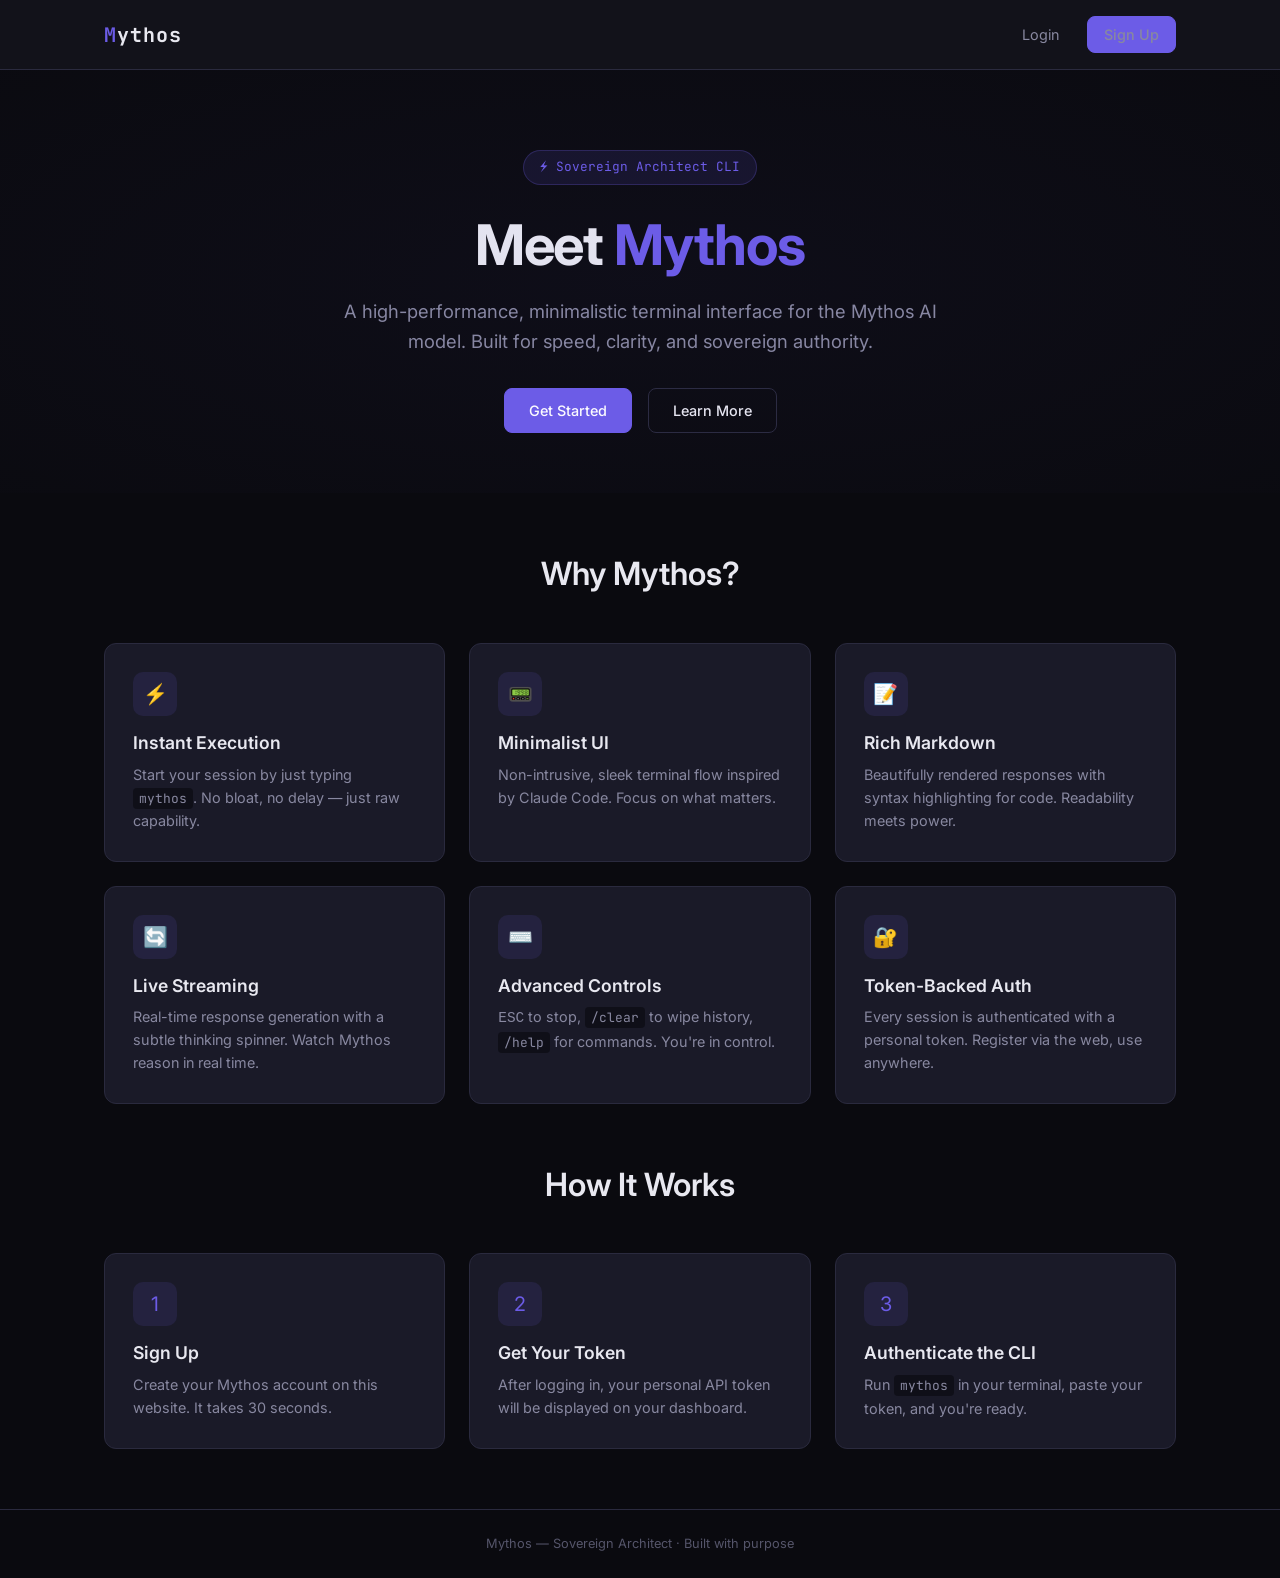
<file: docs/index.html>
<!DOCTYPE html>
<html lang="en">
<head>
  <meta charset="UTF-8" />
  <meta name="viewport" content="width=device-width, initial-scale=1.0" />
  <title>Mythos — Sovereign Architect</title>
  <link rel="icon" type="image/svg+xml" href="data:image/svg+xml,<svg xmlns='http://www.w3.org/2000/svg' viewBox='0 0 32 32'><text y='28' font-size='28'>🏛️</text></svg>" />
  <link rel="preconnect" href="https://fonts.googleapis.com" />
  <link rel="preconnect" href="https://fonts.gstatic.com" crossorigin />
  <link href="https://fonts.googleapis.com/css2?family=Inter:wght@400;500;600;700&family=JetBrains+Mono:wght@500;700&display=swap" rel="stylesheet" />
  <link rel="stylesheet" href="css/style.css" />
</head>
<body data-page="home">

  <!-- Navbar -->
  <nav class="navbar">
    <div class="container">
      <a href="index.html" class="navbar-brand"><span>M</span>ythos</a>
      <div class="navbar-links" id="nav-right">
        <a href="login.html">Login</a>
        <a href="signup.html" class="btn btn-primary btn-sm">Sign Up</a>
      </div>
    </div>
  </nav>

  <!-- Hero -->
  <section class="hero">
    <div class="container">
      <div class="hero-badge">⚡ Sovereign Architect CLI</div>
      <h1>Meet <span>Mythos</span></h1>
      <p>
        A high-performance, minimalistic terminal interface for the Mythos AI model.
        Built for speed, clarity, and sovereign authority.
      </p>
      <div class="hero-actions" id="hero-cta">
        <a href="signup.html" class="btn btn-primary">Get Started</a>
        <a href="#features" class="btn btn-secondary">Learn More</a>
      </div>
    </div>
  </section>

  <!-- Features -->
  <section class="features" id="features">
    <div class="container">
      <h2>Why Mythos?</h2>
      <div class="features-grid">

        <div class="feature-card">
          <div class="feature-icon">⚡</div>
          <h3>Instant Execution</h3>
          <p>Start your session by just typing <code>mythos</code>. No bloat, no delay — just raw capability.</p>
        </div>

        <div class="feature-card">
          <div class="feature-icon">📟</div>
          <h3>Minimalist UI</h3>
          <p>Non-intrusive, sleek terminal flow inspired by Claude Code. Focus on what matters.</p>
        </div>

        <div class="feature-card">
          <div class="feature-icon">📝</div>
          <h3>Rich Markdown</h3>
          <p>Beautifully rendered responses with syntax highlighting for code. Readability meets power.</p>
        </div>

        <div class="feature-card">
          <div class="feature-icon">🔄</div>
          <h3>Live Streaming</h3>
          <p>Real-time response generation with a subtle thinking spinner. Watch Mythos reason in real time.</p>
        </div>

        <div class="feature-card">
          <div class="feature-icon">⌨️</div>
          <h3>Advanced Controls</h3>
          <p><kbd>ESC</kbd> to stop, <code>/clear</code> to wipe history, <code>/help</code> for commands. You're in control.</p>
        </div>

        <div class="feature-card">
          <div class="feature-icon">🔐</div>
          <h3>Token-Backed Auth</h3>
          <p>Every session is authenticated with a personal token. Register via the web, use anywhere.</p>
        </div>

      </div>
    </div>
  </section>

  <!-- How It Works -->
  <section class="features" style="padding-top: 0;">
    <div class="container">
      <h2>How It Works</h2>
      <div class="features-grid">
        <div class="feature-card">
          <div class="feature-icon">1</div>
          <h3>Sign Up</h3>
          <p>Create your Mythos account on this website. It takes 30 seconds.</p>
        </div>
        <div class="feature-card">
          <div class="feature-icon">2</div>
          <h3>Get Your Token</h3>
          <p>After logging in, your personal API token will be displayed on your dashboard.</p>
        </div>
        <div class="feature-card">
          <div class="feature-icon">3</div>
          <h3>Authenticate the CLI</h3>
          <p>Run <code>mythos</code> in your terminal, paste your token, and you're ready.</p>
        </div>
      </div>
    </div>
  </section>

  <!-- Footer -->
  <footer class="footer">
    <div class="container">
      <p>Mythos — Sovereign Architect &middot; Built with purpose</p>
    </div>
  </footer>

  <script src="js/auth.js"></script>
</body>
</html>
</file>
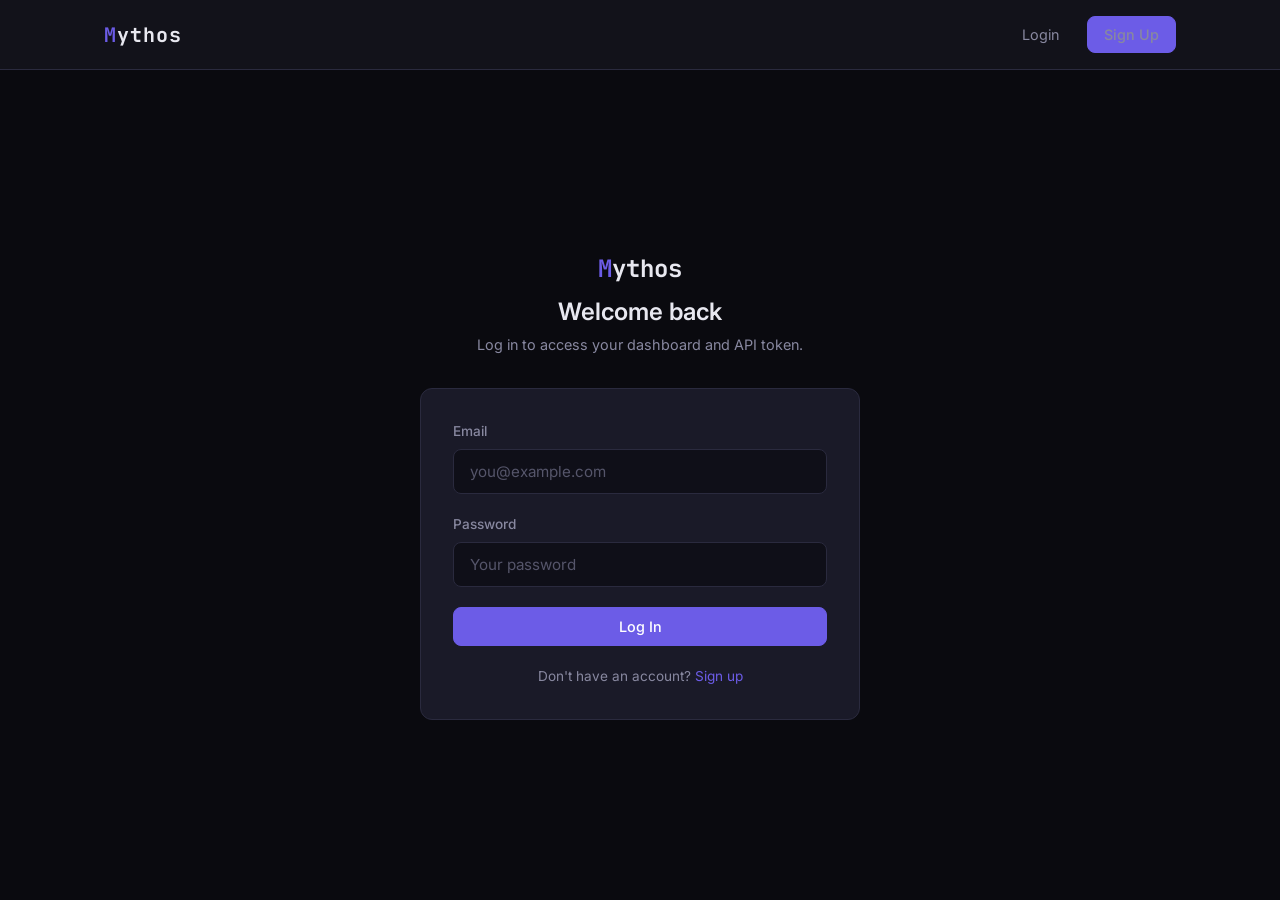
<file: docs/dashboard.html>
<!DOCTYPE html>
<html lang="en">
<head>
  <meta charset="UTF-8" />
  <meta name="viewport" content="width=device-width, initial-scale=1.0" />
  <title>Dashboard — Mythos</title>
  <link rel="icon" type="image/svg+xml" href="data:image/svg+xml,<svg xmlns='http://www.w3.org/2000/svg' viewBox='0 0 32 32'><text y='28' font-size='28'>🏛️</text></svg>" />
  <link rel="preconnect" href="https://fonts.googleapis.com" />
  <link rel="preconnect" href="https://fonts.gstatic.com" crossorigin />
  <link href="https://fonts.googleapis.com/css2?family=Inter:wght@400;500;600;700&family=JetBrains+Mono:wght@500;700&display=swap" rel="stylesheet" />
  <link rel="stylesheet" href="css/style.css" />
</head>
<body data-page="dashboard">

  <!-- Navbar -->
  <nav class="navbar">
    <div class="container">
      <a href="index.html" class="navbar-brand"><span>M</span>ythos</a>
      <div class="navbar-links" id="nav-right">
        <a href="dashboard.html">Dashboard</a>
        <a href="#" id="nav-logout" style="color: var(--text-muted);">Logout</a>
      </div>
    </div>
  </nav>

  <!-- Dashboard -->
  <div class="dashboard-page">
    <div class="container">

      <div class="dashboard-header">
        <div>
          <h1>Welcome, <span id="dashboard-name">—</span></h1>
          <p style="color: var(--text-secondary); font-size: 0.9rem;">
            <span id="dashboard-role">User</span>
            &middot;
            <span id="dashboard-email">—</span>
          </p>
        </div>
        <a href="#" id="dashboard-logout" class="btn btn-ghost btn-sm">Logout</a>
      </div>

      <div class="dashboard-grid">
        <!-- API Token -->
        <div class="card">
          <h3 style="margin-bottom: 4px;">🔑 Your API Token</h3>
          <p style="color: var(--text-secondary); font-size: 0.85rem; margin-bottom: 8px;">
            Use this token <strong>together with your email</strong> to authenticate the Mythos CLI.
          </p>
          <div class="token-display">
            <span class="token-value" id="dashboard-token">—</span>
            <button class="copy-btn" id="token-copy">Copy</button>
          </div>
        </div>

        <!-- CLI Setup Instructions -->
        <div class="card">
          <h3 style="margin-bottom: 4px;">🚀 CLI Setup</h3>
          <p style="color: var(--text-secondary); font-size: 0.85rem; margin-bottom: 12px;">
            Follow these steps to authenticate and start using Mythos.
          </p>
          <div class="setup-steps">
            <div class="setup-step">
              <span class="step-num">1</span>
              <span class="step-text">
                Install <a href="https://ollama.com/" target="_blank">Ollama</a> and
                <a href="https://www.python.org/downloads/" target="_blank">Python 3.10+</a>
              </span>
            </div>
            <div class="setup-step">
              <span class="step-num">2</span>
              <span class="step-text">
                Clone the repo:
                <br /><code>git clone https://github.com/samkomedved319-dev/Mythos.git</code>
                <br /><code>cd Mythos</code>
              </span>
            </div>
            <div class="setup-step">
              <span class="step-num">3</span>
              <span class="step-text">
                Install dependencies &amp; build model:
                <br /><code>pip install -r requirements.txt</code>
                <br /><code>ollama create mythos -f Modelfile</code>
              </span>
            </div>
            <div class="setup-step">
              <span class="step-num">4</span>
              <span class="step-text">
                Start Mythos in your terminal:
                <br /><code>python mythos_cli.py</code>
                <br />(or just <code>mythos</code> after running <code>install.ps1</code>)
              </span>
            </div>
            <div class="setup-step">
              <span class="step-num">5</span>
              <span class="step-text">
                <strong>Authenticate</strong> — paste your email and token when prompted.
                <br />Get them from the card above 👆
              </span>
            </div>
          </div>
          <div style="margin-top: 16px; display: flex; gap: 8px; flex-wrap: wrap;">
            <button class="btn btn-secondary btn-sm" id="setup-copy">📋 Copy Setup Command</button>
          </div>
        </div>

        <!-- Account Info -->
        <div class="card">
          <h3 style="margin-bottom: 4px;">👤 Account</h3>
          <p style="color: var(--text-secondary); font-size: 0.85rem; margin-bottom: 12px;">
            Your account details and credentials for CLI authentication.
          </p>
          <div style="display: flex; flex-direction: column; gap: 8px;">
            <div style="display: flex; justify-content: space-between; padding: 8px 0; border-bottom: 1px solid var(--border);">
              <span style="color: var(--text-secondary); font-size: 0.85rem;">Name</span>
              <span id="dashboard-name-display" style="font-size: 0.9rem;">—</span>
            </div>
            <div style="display: flex; justify-content: space-between; padding: 8px 0; border-bottom: 1px solid var(--border);">
              <span style="color: var(--text-secondary); font-size: 0.85rem;">Email</span>
              <span id="dashboard-email-display" style="font-size: 0.9rem; font-family: var(--font-mono);">—</span>
            </div>
            <div style="display: flex; justify-content: space-between; padding: 8px 0; border-bottom: 1px solid var(--border);">
              <span style="color: var(--text-secondary); font-size: 0.85rem;">Role</span>
              <span id="dashboard-role-display" style="font-size: 0.9rem;">—</span>
            </div>
            <div style="display: flex; justify-content: space-between; padding: 8px 0;">
              <span style="color: var(--text-secondary); font-size: 0.85rem;">Status</span>
              <span style="font-size: 0.9rem; color: var(--success);">Active</span>
            </div>
          </div>
        </div>

        <!-- Quick Links -->
        <div class="card">
          <h3 style="margin-bottom: 4px;">📚 Resources</h3>
          <p style="color: var(--text-secondary); font-size: 0.85rem; margin-bottom: 12px;">
            Helpful links to get the most out of Mythos.
          </p>
          <div style="display: flex; flex-direction: column; gap: 10px;">
            <a href="https://github.com/samkomedved319-dev/Mythos" target="_blank" style="font-size: 0.9rem;">📦 GitHub Repository</a>
            <a href="https://ollama.com/" target="_blank" style="font-size: 0.9rem;">🤖 Ollama</a>
            <a href="index.html" style="font-size: 0.9rem;">🏛️ Mythos Home</a>
          </div>
        </div>

        <!-- Admin Panel (only visible to admin users) -->
        <div class="card hidden" id="admin-panel" style="grid-column: 1 / -1;">
          <h3 style="margin-bottom: 4px;">👑 Admin Panel</h3>
          <p style="color: var(--text-secondary); font-size: 0.85rem; margin-bottom: 12px;">
            Mythos owner controls. You are the first registered account.
          </p>
          <div style="display: grid; grid-template-columns: 1fr 1fr; gap: 16px;">
            <div style="background: var(--bg-input); border: 1px solid var(--border); border-radius: 8px; padding: 16px;">
              <div style="color: var(--text-muted); font-size: 0.75rem; text-transform: uppercase; letter-spacing: 0.05em; margin-bottom: 4px;">Registered Users</div>
              <div style="font-size: 2rem; font-weight: 700; color: var(--accent);" id="admin-user-count">0</div>
            </div>
            <div style="background: var(--bg-input); border: 1px solid var(--border); border-radius: 8px; padding: 16px;">
              <div style="color: var(--text-muted); font-size: 0.75rem; text-transform: uppercase; letter-spacing: 0.05em; margin-bottom: 4px;">Admin Email</div>
              <div style="font-size: 0.9rem; font-family: var(--font-mono); color: var(--warning);" id="admin-email-show">—</div>
            </div>
          </div>
          <div style="margin-top: 16px; padding: 12px; background: rgba(253, 203, 110, 0.08); border: 1px solid rgba(253, 203, 110, 0.2); border-radius: 8px;">
            <p style="color: var(--warning); font-size: 0.85rem;">
              ⚠️ Admin privileges are tied to this email. Share your token wisely.
            </p>
          </div>
        </div>

      </div>
    </div>
  </div>

  <footer class="footer">
    <div class="container">
      <p>Mythos — Sovereign Architect &middot; Authenticated session</p>
    </div>
  </footer>

  <script src="js/auth.js"></script>
  <script>
    // Extra: populate dashboard display fields from localStorage
    document.addEventListener('DOMContentLoaded', function () {
      try {
        var sessionData = JSON.parse(localStorage.getItem('mythos_session'));
        if (sessionData && sessionData.email) {
          var users = JSON.parse(localStorage.getItem('mythos_users')) || {};
          var user = users[sessionData.email] || null;
          if (user) {
            var nameDisplay = document.getElementById('dashboard-name-display');
            if (nameDisplay) nameDisplay.textContent = user.name;

            var emailDisplay = document.getElementById('dashboard-email-display');
            if (emailDisplay) emailDisplay.textContent = user.email;

            var roleDisplay = document.getElementById('dashboard-role-display');
            if (roleDisplay) {
              if (user.role === 'admin') {
                roleDisplay.innerHTML = '👑 Admin / Owner';
                roleDisplay.style.color = 'var(--warning)';
              } else {
                roleDisplay.textContent = 'User';
                roleDisplay.style.color = 'var(--text-secondary)';
              }
            }
          }
        }
      } catch(e) {}
    });
  </script>
</body>
</html>
</file>
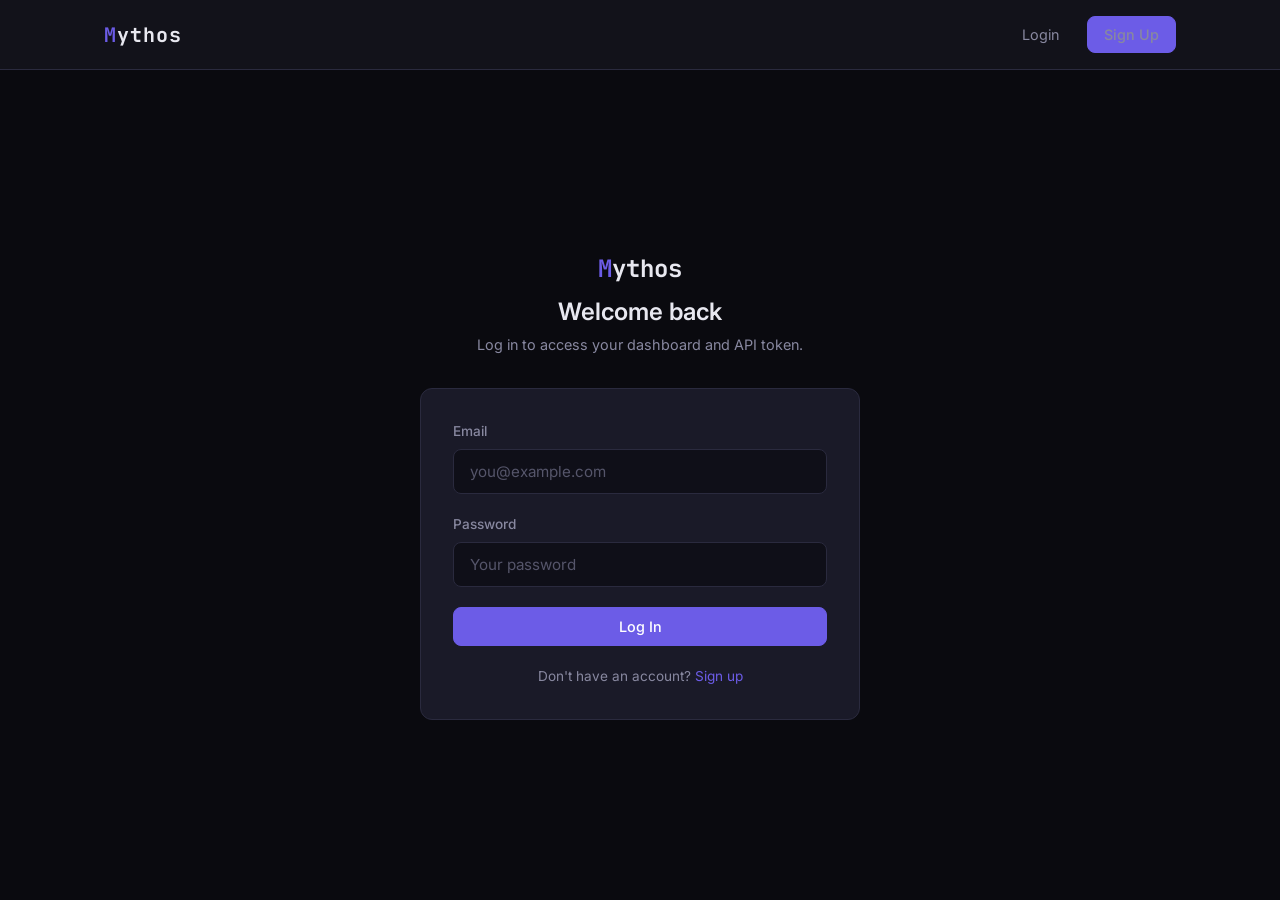
<file: docs/login.html>
<!DOCTYPE html>
<html lang="en">
<head>
  <meta charset="UTF-8" />
  <meta name="viewport" content="width=device-width, initial-scale=1.0" />
  <title>Login — Mythos</title>
  <link rel="icon" type="image/svg+xml" href="data:image/svg+xml,<svg xmlns='http://www.w3.org/2000/svg' viewBox='0 0 32 32'><text y='28' font-size='28'>🏛️</text></svg>" />
  <link rel="preconnect" href="https://fonts.googleapis.com" />
  <link rel="preconnect" href="https://fonts.gstatic.com" crossorigin />
  <link href="https://fonts.googleapis.com/css2?family=Inter:wght@400;500;600;700&family=JetBrains+Mono:wght@500;700&display=swap" rel="stylesheet" />
  <link rel="stylesheet" href="css/style.css" />
</head>
<body data-page="login">

  <!-- Navbar -->
  <nav class="navbar">
    <div class="container">
      <a href="index.html" class="navbar-brand"><span>M</span>ythos</a>
      <div class="navbar-links" id="nav-right">
        <a href="login.html">Login</a>
        <a href="signup.html" class="btn btn-primary btn-sm">Sign Up</a>
      </div>
    </div>
  </nav>

  <!-- Login Form -->
  <div class="auth-page">
    <div class="auth-container">
      <div class="auth-header">
        <div class="logo"><span>M</span>ythos</div>
        <h1>Welcome back</h1>
        <p>Log in to access your dashboard and API token.</p>
      </div>

      <div class="auth-card">
        <div id="login-alert" class="alert alert-error hidden"></div>

        <form id="login-form" autocomplete="off" novalidate>
          <div class="form-group">
            <label for="login-email">Email</label>
            <input type="email" id="login-email" class="form-input" placeholder="you@example.com" autocomplete="email" />
            <div class="form-error"></div>
          </div>

          <div class="form-group">
            <label for="login-password">Password</label>
            <input type="password" id="login-password" class="form-input" placeholder="Your password" autocomplete="current-password" />
            <div class="form-error"></div>
          </div>

          <button type="submit" class="btn btn-primary btn-block">Log In</button>
        </form>

        <div class="form-footer">
          Don't have an account? <a href="signup.html">Sign up</a>
        </div>
      </div>
    </div>
  </div>

  <script src="js/auth.js"></script>
</body>
</html>
</file>
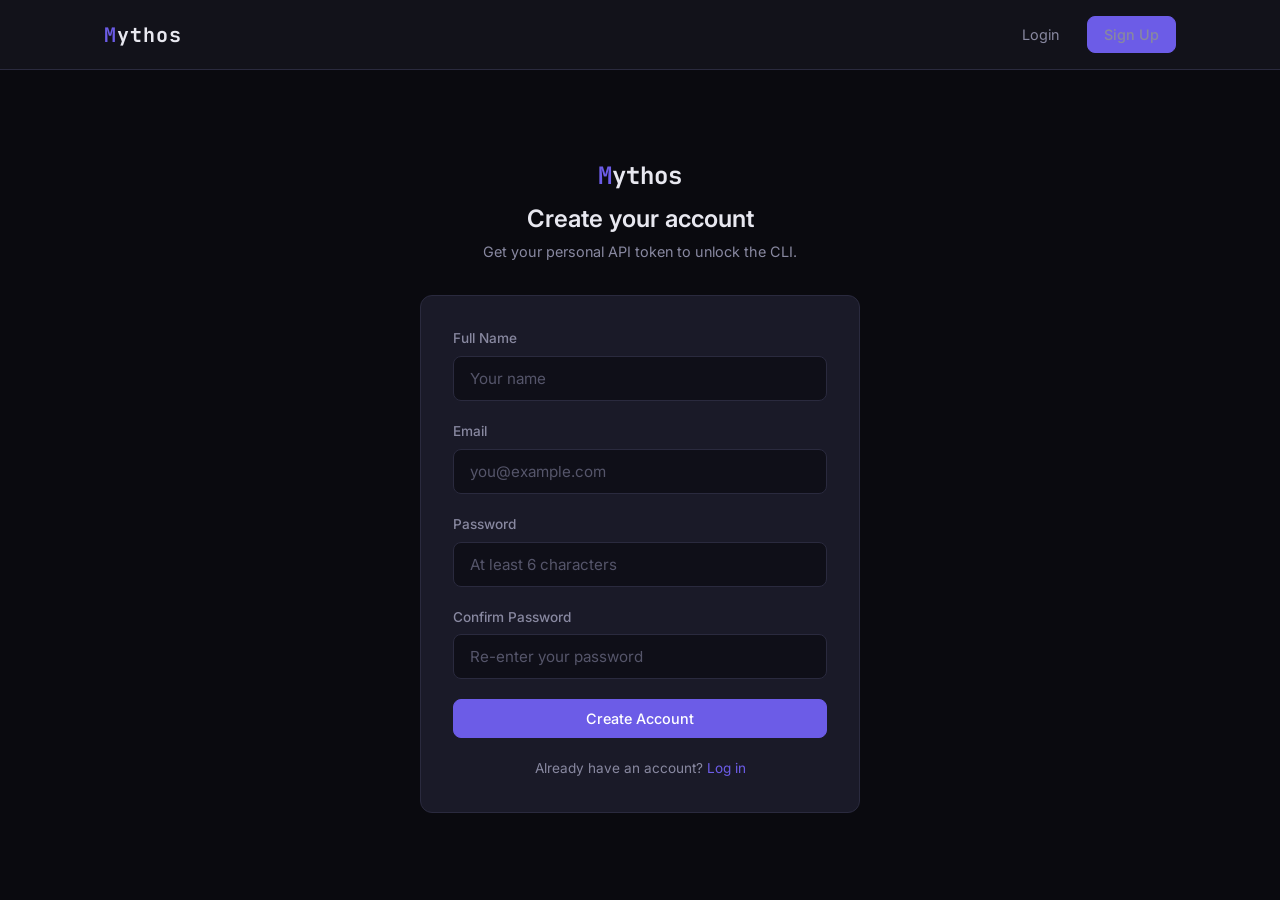
<file: docs/signup.html>
<!DOCTYPE html>
<html lang="en">
<head>
  <meta charset="UTF-8" />
  <meta name="viewport" content="width=device-width, initial-scale=1.0" />
  <title>Sign Up — Mythos</title>
  <link rel="icon" type="image/svg+xml" href="data:image/svg+xml,<svg xmlns='http://www.w3.org/2000/svg' viewBox='0 0 32 32'><text y='28' font-size='28'>🏛️</text></svg>" />
  <link rel="preconnect" href="https://fonts.googleapis.com" />
  <link rel="preconnect" href="https://fonts.gstatic.com" crossorigin />
  <link href="https://fonts.googleapis.com/css2?family=Inter:wght@400;500;600;700&family=JetBrains+Mono:wght@500;700&display=swap" rel="stylesheet" />
  <link rel="stylesheet" href="css/style.css" />
</head>
<body data-page="signup">

  <!-- Navbar -->
  <nav class="navbar">
    <div class="container">
      <a href="index.html" class="navbar-brand"><span>M</span>ythos</a>
      <div class="navbar-links" id="nav-right">
        <a href="login.html">Login</a>
        <a href="signup.html" class="btn btn-primary btn-sm">Sign Up</a>
      </div>
    </div>
  </nav>

  <!-- Signup Form -->
  <div class="auth-page">
    <div class="auth-container">
      <div class="auth-header">
        <div class="logo"><span>M</span>ythos</div>
        <h1>Create your account</h1>
        <p>Get your personal API token to unlock the CLI.</p>
      </div>

      <div class="auth-card">
        <div id="signup-success" class="form-success"></div>

        <form id="signup-form" autocomplete="off" novalidate>
          <div class="form-group">
            <label for="signup-name">Full Name</label>
            <input type="text" id="signup-name" class="form-input" placeholder="Your name" autocomplete="name" />
            <div class="form-error"></div>
          </div>

          <div class="form-group">
            <label for="signup-email">Email</label>
            <input type="email" id="signup-email" class="form-input" placeholder="you@example.com" autocomplete="email" />
            <div class="form-error"></div>
          </div>

          <div class="form-group">
            <label for="signup-password">Password</label>
            <input type="password" id="signup-password" class="form-input" placeholder="At least 6 characters" autocomplete="new-password" />
            <div class="form-error"></div>
          </div>

          <div class="form-group">
            <label for="signup-confirm">Confirm Password</label>
            <input type="password" id="signup-confirm" class="form-input" placeholder="Re-enter your password" autocomplete="new-password" />
            <div class="form-error"></div>
          </div>

          <button type="submit" class="btn btn-primary btn-block">Create Account</button>
        </form>

        <div class="form-footer">
          Already have an account? <a href="login.html">Log in</a>
        </div>
      </div>
    </div>
  </div>

  <script src="js/auth.js"></script>
</body>
</html>
</file>
<file: docs/css/style.css>
/* ============================================================
   Mythos: Sovereign Architect — GitHub Pages Theme
   ============================================================ */

:root {
  --bg-primary: #0a0a0f;
  --bg-secondary: #12121a;
  --bg-card: #1a1a28;
  --bg-input: #0f0f18;
  --border: #2a2a3e;
  --border-focus: #6c5ce7;
  --text-primary: #e8e8f0;
  --text-secondary: #8888a0;
  --text-muted: #55556a;
  --accent: #6c5ce7;
  --accent-hover: #7d6ff0;
  --accent-glow: rgba(108, 92, 231, 0.3);
  --success: #00cec9;
  --error: #ff6b6b;
  --warning: #fdcb6e;
  --font-mono: 'JetBrains Mono', 'Fira Code', 'Cascadia Code', 'Consolas', monospace;
  --font-sans: 'Inter', -apple-system, BlinkMacSystemFont, 'Segoe UI', sans-serif;
}

* {
  margin: 0;
  padding: 0;
  box-sizing: border-box;
}

html {
  scroll-behavior: smooth;
}

body {
  font-family: var(--font-sans);
  background: var(--bg-primary);
  color: var(--text-primary);
  line-height: 1.6;
  min-height: 100vh;
  display: flex;
  flex-direction: column;
}

/* ---------- Scrollbar ---------- */
::-webkit-scrollbar { width: 6px; }
::-webkit-scrollbar-track { background: var(--bg-primary); }
::-webkit-scrollbar-thumb { background: var(--border); border-radius: 3px; }
::-webkit-scrollbar-thumb:hover { background: var(--text-muted); }

/* ---------- Typography ---------- */
h1, h2, h3, h4 {
  font-weight: 600;
  line-height: 1.3;
}

a {
  color: var(--accent);
  text-decoration: none;
  transition: color 0.2s;
}
a:hover {
  color: var(--accent-hover);
}

code {
  font-family: var(--font-mono);
  background: var(--bg-input);
  padding: 2px 6px;
  border-radius: 4px;
  font-size: 0.9em;
}

/* ---------- Layout ---------- */
.container {
  width: 100%;
  max-width: 1120px;
  margin: 0 auto;
  padding: 0 24px;
}

.page-wrapper {
  flex: 1;
  display: flex;
  flex-direction: column;
}

/* ---------- Header / Nav ---------- */
.navbar {
  padding: 16px 0;
  border-bottom: 1px solid var(--border);
  background: var(--bg-secondary);
  position: sticky;
  top: 0;
  z-index: 100;
  backdrop-filter: blur(12px);
}

.navbar .container {
  display: flex;
  align-items: center;
  justify-content: space-between;
}

.navbar-brand {
  font-family: var(--font-mono);
  font-size: 1.25rem;
  font-weight: 700;
  color: var(--text-primary);
  letter-spacing: 0.05em;
}
.navbar-brand:hover {
  color: var(--accent);
}
.navbar-brand span {
  color: var(--accent);
}

.navbar-links {
  display: flex;
  gap: 28px;
  align-items: center;
}

.navbar-links a {
  font-size: 0.9rem;
  color: var(--text-secondary);
  transition: color 0.2s;
}
.navbar-links a:hover {
  color: var(--text-primary);
}

/* ---------- Buttons ---------- */
.btn {
  display: inline-flex;
  align-items: center;
  justify-content: center;
  gap: 8px;
  padding: 10px 24px;
  border-radius: 8px;
  font-family: var(--font-sans);
  font-size: 0.9rem;
  font-weight: 500;
  cursor: pointer;
  transition: all 0.2s;
  border: 1px solid transparent;
  text-decoration: none;
}

.btn-primary {
  background: var(--accent);
  color: #fff;
  border-color: var(--accent);
}
.btn-primary:hover {
  background: var(--accent-hover);
  border-color: var(--accent-hover);
  box-shadow: 0 0 24px var(--accent-glow);
  color: #fff;
}

.btn-secondary {
  background: transparent;
  color: var(--text-primary);
  border-color: var(--border);
}
.btn-secondary:hover {
  border-color: var(--accent);
  color: var(--accent);
}

.btn-ghost {
  background: transparent;
  color: var(--text-secondary);
  border-color: transparent;
}
.btn-ghost:hover {
  color: var(--text-primary);
  background: rgba(255,255,255,0.05);
}

.btn-sm {
  padding: 6px 16px;
  font-size: 0.8rem;
}

.btn-block {
  width: 100%;
}

/* ---------- Forms ---------- */
.form-group {
  margin-bottom: 20px;
}

.form-group label {
  display: block;
  margin-bottom: 6px;
  font-size: 0.85rem;
  font-weight: 500;
  color: var(--text-secondary);
}

.form-input {
  width: 100%;
  padding: 12px 16px;
  background: var(--bg-input);
  border: 1px solid var(--border);
  border-radius: 8px;
  color: var(--text-primary);
  font-family: var(--font-sans);
  font-size: 0.95rem;
  transition: border 0.2s, box-shadow 0.2s;
  outline: none;
}
.form-input:focus {
  border-color: var(--accent);
  box-shadow: 0 0 0 3px var(--accent-glow);
}
.form-input::placeholder {
  color: var(--text-muted);
}

.form-error {
  color: var(--error);
  font-size: 0.8rem;
  margin-top: 4px;
  display: none;
}
.form-input.error {
  border-color: var(--error);
}
.form-input.error + .form-error {
  display: block;
}

.form-success {
  color: var(--success);
  font-size: 0.85rem;
  margin-top: 12px;
  display: none;
}
.form-success.show {
  display: block;
}

.form-footer {
  margin-top: 20px;
  text-align: center;
  font-size: 0.85rem;
  color: var(--text-secondary);
}

/* ---------- Cards ---------- */
.card {
  background: var(--bg-card);
  border: 1px solid var(--border);
  border-radius: 12px;
  padding: 32px;
}

/* ---------- Hero Section ---------- */
.hero {
  padding: 80px 0 60px;
  text-align: center;
  position: relative;
  overflow: hidden;
}

.hero::before {
  content: '';
  position: absolute;
  top: -50%;
  left: -50%;
  width: 200%;
  height: 200%;
  background: radial-gradient(ellipse at center, var(--accent-glow) 0%, transparent 60%);
  opacity: 0.15;
  pointer-events: none;
}

.hero-badge {
  display: inline-flex;
  align-items: center;
  gap: 8px;
  padding: 6px 16px;
  background: rgba(108, 92, 231, 0.12);
  border: 1px solid rgba(108, 92, 231, 0.25);
  border-radius: 100px;
  font-size: 0.8rem;
  color: var(--accent);
  margin-bottom: 24px;
  font-family: var(--font-mono);
}

.hero h1 {
  font-size: 3.5rem;
  font-weight: 700;
  margin-bottom: 16px;
  letter-spacing: -0.02em;
}
.hero h1 span {
  color: var(--accent);
}

.hero p {
  font-size: 1.15rem;
  color: var(--text-secondary);
  max-width: 600px;
  margin: 0 auto 32px;
}

.hero-actions {
  display: flex;
  gap: 16px;
  justify-content: center;
  flex-wrap: wrap;
}

/* ---------- Features Section ---------- */
.features {
  padding: 60px 0;
}

.features h2 {
  text-align: center;
  font-size: 2rem;
  margin-bottom: 48px;
}

.features-grid {
  display: grid;
  grid-template-columns: repeat(auto-fit, minmax(280px, 1fr));
  gap: 24px;
}

.feature-card {
  background: var(--bg-card);
  border: 1px solid var(--border);
  border-radius: 12px;
  padding: 28px;
  transition: border-color 0.2s, transform 0.2s;
}
.feature-card:hover {
  border-color: var(--accent);
  transform: translateY(-2px);
}

.feature-icon {
  width: 44px;
  height: 44px;
  background: rgba(108, 92, 231, 0.12);
  border-radius: 10px;
  display: flex;
  align-items: center;
  justify-content: center;
  font-size: 1.25rem;
  margin-bottom: 16px;
  color: var(--accent);
}

.feature-card h3 {
  margin-bottom: 8px;
  font-size: 1.1rem;
}

.feature-card p {
  color: var(--text-secondary);
  font-size: 0.9rem;
}

/* ---------- Auth Pages (Login / Signup) ---------- */
.auth-page {
  display: flex;
  align-items: center;
  justify-content: center;
  flex: 1;
  padding: 40px 24px;
}

.auth-container {
  width: 100%;
  max-width: 440px;
}

.auth-header {
  text-align: center;
  margin-bottom: 32px;
}

.auth-header .logo {
  font-family: var(--font-mono);
  font-size: 1.5rem;
  font-weight: 700;
  margin-bottom: 8px;
}
.auth-header .logo span {
  color: var(--accent);
}

.auth-header h1 {
  font-size: 1.5rem;
  margin-bottom: 6px;
}

.auth-header p {
  color: var(--text-secondary);
  font-size: 0.9rem;
}

.auth-card {
  background: var(--bg-card);
  border: 1px solid var(--border);
  border-radius: 12px;
  padding: 32px;
}

.auth-divider {
  display: flex;
  align-items: center;
  gap: 16px;
  margin: 24px 0;
  color: var(--text-muted);
  font-size: 0.8rem;
}
.auth-divider::before,
.auth-divider::after {
  content: '';
  flex: 1;
  height: 1px;
  background: var(--border);
}

/* ---------- Dashboard ---------- */
.dashboard-page {
  flex: 1;
  padding: 40px 24px;
}

.dashboard-header {
  display: flex;
  align-items: center;
  justify-content: space-between;
  margin-bottom: 32px;
  flex-wrap: wrap;
  gap: 16px;
}

.dashboard-header h1 {
  font-size: 1.5rem;
}

.dashboard-grid {
  display: grid;
  grid-template-columns: 1fr 1fr;
  gap: 24px;
}

@media (max-width: 768px) {
  .dashboard-grid {
    grid-template-columns: 1fr;
  }
}

.token-display {
  background: var(--bg-input);
  border: 1px solid var(--border);
  border-radius: 8px;
  padding: 16px;
  font-family: var(--font-mono);
  font-size: 0.8rem;
  color: var(--text-secondary);
  word-break: break-all;
  position: relative;
  margin-top: 12px;
}

.token-display .token-value {
  color: var(--accent);
  font-weight: 600;
  letter-spacing: 0.05em;
}

.copy-btn {
  position: absolute;
  top: 12px;
  right: 12px;
  padding: 4px 10px;
  font-size: 0.75rem;
  background: transparent;
  border: 1px solid var(--border);
  border-radius: 6px;
  color: var(--text-muted);
  cursor: pointer;
  transition: all 0.2s;
  font-family: var(--font-sans);
}
.copy-btn:hover {
  border-color: var(--accent);
  color: var(--accent);
}
.copy-btn.copied {
  border-color: var(--success);
  color: var(--success);
}

.setup-steps {
  margin-top: 16px;
  display: flex;
  flex-direction: column;
  gap: 12px;
}

.setup-step {
  display: flex;
  gap: 12px;
  align-items: flex-start;
}

.setup-step .step-num {
  flex-shrink: 0;
  width: 24px;
  height: 24px;
  background: rgba(108, 92, 231, 0.12);
  border-radius: 50%;
  display: flex;
  align-items: center;
  justify-content: center;
  font-size: 0.75rem;
  font-weight: 700;
  color: var(--accent);
  font-family: var(--font-mono);
}

.setup-step .step-text {
  font-size: 0.9rem;
  color: var(--text-secondary);
}
.setup-step .step-text code {
  font-size: 0.85rem;
}

/* ---------- Footer ---------- */
.footer {
  border-top: 1px solid var(--border);
  padding: 24px 0;
  text-align: center;
  color: var(--text-muted);
  font-size: 0.8rem;
  margin-top: auto;
}

.footer a {
  color: var(--text-secondary);
}

/* ---------- Alerts ---------- */
.alert {
  padding: 12px 16px;
  border-radius: 8px;
  font-size: 0.85rem;
  margin-bottom: 16px;
}
.alert-error {
  background: rgba(255, 107, 107, 0.1);
  border: 1px solid rgba(255, 107, 107, 0.25);
  color: var(--error);
}
.alert-success {
  background: rgba(0, 206, 201, 0.1);
  border: 1px solid rgba(0, 206, 201, 0.25);
  color: var(--success);
}

.hidden {
  display: none !important;
}

/* ---------- Loading Spinner ---------- */
.spinner {
  display: inline-block;
  width: 16px;
  height: 16px;
  border: 2px solid var(--border);
  border-top-color: var(--accent);
  border-radius: 50%;
  animation: spin 0.6s linear infinite;
}
@keyframes spin {
  to { transform: rotate(360deg); }
}

/* ---------- Responsive ---------- */
@media (max-width: 640px) {
  .hero h1 { font-size: 2rem; }
  .hero p { font-size: 1rem; }
  .navbar-links { gap: 16px; }
  .navbar-links a { font-size: 0.8rem; }
  .card { padding: 24px; }
}
</file>
